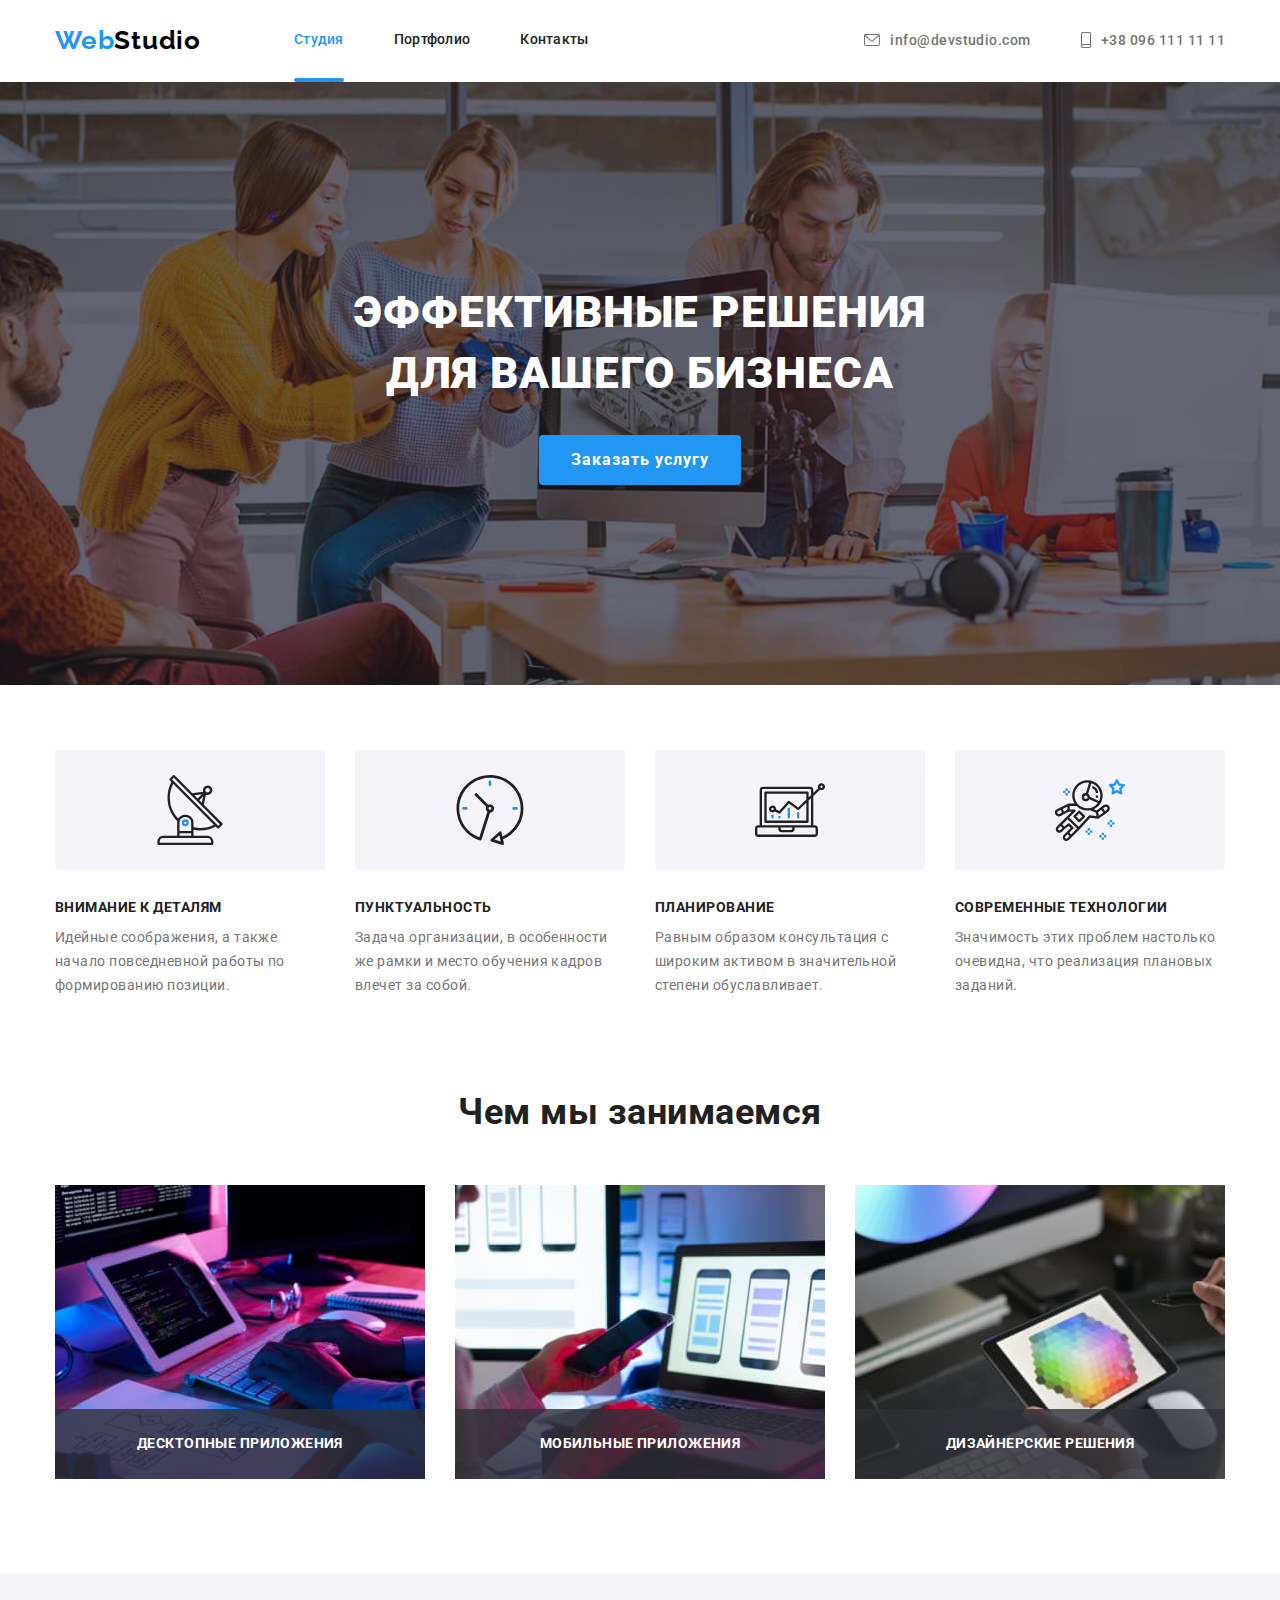
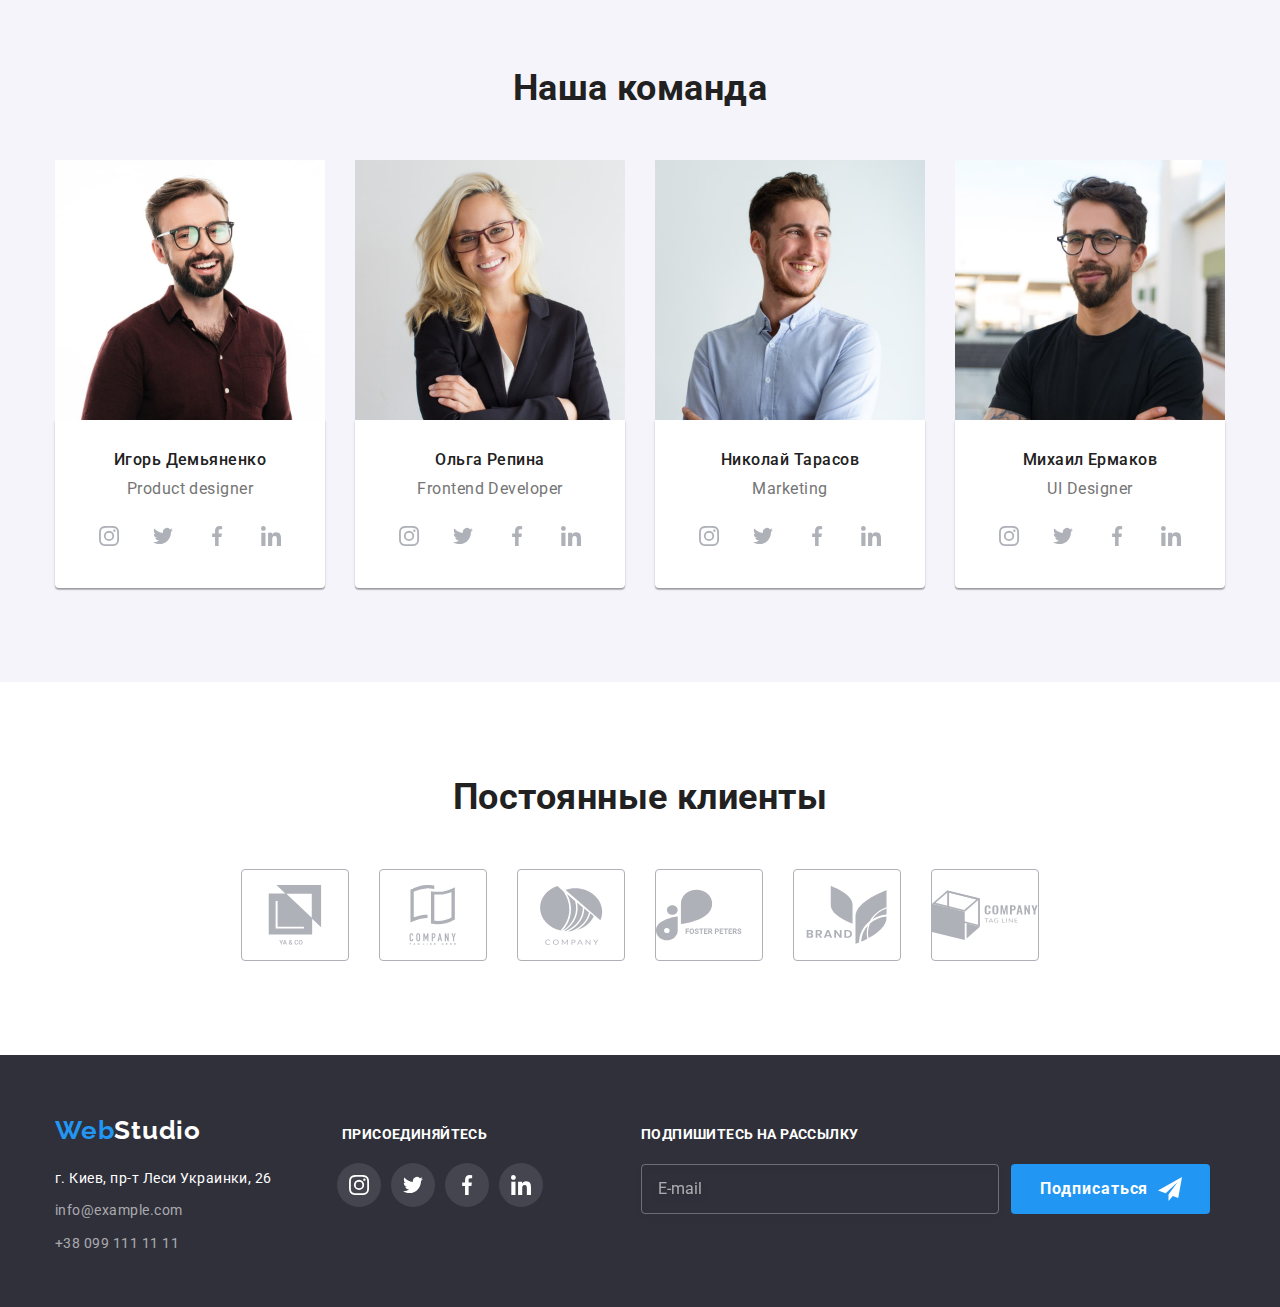
<file: index.html>
<!DOCTYPE html>
<html lang="ru">
<head>
    <meta charset="UTF-8">
    <meta http-equiv="X-UA-Compatible" content="IE=edge">
    <meta name="viewport" content="width=device-width, initial-scale=1.0">
    <title>WebStudio</title>
    <link href="https://fonts.googleapis.com/css2?family=Raleway:wght@700&family=Roboto:wght@400;500;700;900&display=swap" rel="stylesheet">
    <link rel="stylesheet" href="https://cdnjs.cloudflare.com/ajax/libs/modern-normalize/1.1.0/modern-normalize.min.css">
    <link rel="stylesheet" href="./css/main.min.css">
</head>

<body>
    <!-- Шапка -->
        <header class="header-padding">
            <div class="header-flex container">
                <nav class="navigation">
                    <a href="./index.html" class="navigation__logo">
                        <p><span class="navigation__logo-text">Web</span>Studio</p>
                    </a>
                    <ul class="nav-list">
                        <li class="nav-list__item list"><a href="" class="nav-list__link nav-list__link--current">Студия</a></li>
                        <li class="nav-list__item list"><a href="./portfolio.html" class="nav-list__link">Портфолио</a></li>
                        <li class="nav-list__item list"><a href="" class="nav-list__link">Контакты</a></li>
                    </ul>
                </nav>
                
                    <ul class="auth-list">
                            <li class="auth-list__contacts list"> 
                                <a href="mailto:info@devstudio.com" class="auth-list__link">
                                    <svg class="auth-list__icon-letter">
                                        <use href="./images/icons.svg#icon-envelope"></use>
                                    </svg>
                                    <span>info@devstudio.com</span>
                                </a>
                            </li>
                            <li class="auth-list__contacts list"> 
                                <a href="tel:+380961111111" class="auth-list__link">
                                    <svg class="auth-list__icon-tel">
                                        <use href="./images/icons.svg#icon-smartphone"></use>
                                    </svg>
                                    <span>+38 096 111 11 11</span>
                                </a>
                            </li>
                    </ul>
            </div>
        </header>
        <!-- Основной контент страницы Студия-->
        <main>
            <!-- Hero -->
                              
            <section class="hero">
                <h1 class="hero__name">Эффективные решения<br> для вашего бизнеса</h1>
                <button type="button" class="hero__modal-button button" data-modal-open>Заказать услугу</button>
            </section>
            
            <!-- Наши преимущества -->
            <section class=" section advantage-section">
            <div class="container">
                <h2 class="visually-hidden">Наши преимущества</h2>
                <ul class="advantage-section__list">
                    <li class="list advantage-section__item">
                        <div class="advantage-section__thumb">
                            <svg class="advantage-section__icons">
                                <use href="./images/icons.svg#icon-anten"></use>
                            </svg>
                        </div>
                        <h3 class="secondary-headers">Внимание к деталям</h3>
                        <p class="advantage-section__text">Идейные соображения, а также начало повседневной работы по формированию позиции.</p>
                    </li>
                    <li class="list advantage-section__item">
                        <div class="advantage-section__thumb">
                            <svg class="advantage-section__icons">
                                <use href="./images/icons.svg#icon-clock"></use>
                            </svg>
                        </div>
                        <h3 class="secondary-headers">Пунктуальность</h3>
                        <p class="advantage-section__text">Задача организации, в особенности же рамки и место обучения кадров влечет за собой.</p>
                    </li>
                    <li class="list advantage-section__item">
                        <div class="advantage-section__thumb">
                            <svg class="advantage-section__icons">
                                <use href="./images/icons.svg#icon-diagram"></use>
                            </svg>
                        </div>
                        <h3 class="secondary-headers">Планирование</h3>
                        <p class="advantage-section__text">Равным образом консультация с широким активом в значительной степени обуславливает.</p>
                    </li>
                    <li class="list advantage-section__item">
                        <div class="advantage-section__thumb">
                            <svg class="advantage-section__icons">
                                <use href="./images/icons.svg#icon-astronaut"></use>
                            </svg>
                        </div>
                        <h3 class="secondary-headers">Современные технологии</h3>
                        <p class="advantage-section__text">Значимость этих проблем настолько очевидна, что реализация плановых заданий.</p>
                    </li>
                </ul>
            </div>
            </section>
            <!-- Чем мы занимаемся -->
            <section class="section we-do">
                <div class="container">
                    <h2 class="main-headers">Чем мы занимаемся</h2>
                    <ul class="we-do__list">
                        <li class="list we-do__item">
                            <img src="./images/box1.jpg" alt="написание кода" width="370" height="294" class="we-do__img">
                            <p class="we-do__overlay-bg"><span class="we-do__text">Десктопные приложения</span></p>
                        </li>
                        <li class="list we-do__item">
                            <img src="./images/box2.jpg" alt="подбор дизайна" width="370" height="294" class="we-do__img">
                            <p class="we-do__overlay-bg"><span class="we-do__text">Мобильные приложения</span></p>
                        </li>
                        <li class="list we-do__item">
                            <img src="./images/box3.jpg" alt="согласование цветовой палитры" width="370" height="294" class="we-do__img">
                            <p class="we-do__overlay-bg"><span class="we-do__text">Дизайнерские решения</span></p>
                        </li>
                    </ul>
                </div>
            </section>
            <!-- Наша команда -->
            <section class="section">
                <div class="container">
                    <h2 class="main-headers">Наша команда</h2>
                    <ul class="team list">
                        <li class="team__name-card">
                            <img src="./images/img.jpg" alt="дизайнер продукта" width="270" height="260" class="team__img"> 
                            <div class="team__name-description">
                                <h3 class="team__name">Игорь Демьяненко</h3>
                                <p class="team__position">Product designer</p>
                                <ul class="team__social-icons list">
                                    <li class="team__social-icons-item">
                                        <a href="" class="team__social-link">
                                            <svg class="team__social-icon">
                                                <use href="./images/icons.svg#icon-instagram"></use>
                                            </svg>
                                        </a>
                                    </li>
                                    <li class="team__social-icons-item">
                                        <a href="" class="team__social-link">
                                            <svg class="team__social-icon">
                                                <use href="./images/icons.svg#icon-twitter"></use>
                                            </svg>
                                        </a>
                                    </li>
                                    <li class="team__social-icons-item">
                                        <a href="" class="team__social-link">
                                            <svg class="team__social-icon">
                                                <use href="./images/icons.svg#icon-facebook"></use>
                                            </svg>
                                        </a>
                                    </li>
                                    <li class="team__social-icons-item">
                                        <a href="" class="team__social-link">
                                            <svg class="team__social-icon">
                                                <use href="./images/icons.svg#icon-linkedin"></use>
                                            </svg>
                                        </a>
                                    </li>
                                </ul>
                           </div>
                        </li>
                        <li class="team__name-card">
                            <img src="./images/img3.jpg" alt="фронтенд разработчик" width="270" height="260" class="team__img">
                            <div class="team__name-description">
                                <h3 class="team__name">Ольга Репина</h3>
                                <p class="team__position">Frontend Developer</p>
                                <ul class="team__social-icons list">
                                    <li class="team__social-icons-item">
                                        <a href="" class="team__social-link">
                                            <svg class="team__social-icon">
                                                <use href="./images/icons.svg#icon-instagram"></use>
                                            </svg>
                                        </a>
                                    </li>
                                    <li class="team__social-icons-item">
                                        <a href="" class="team__social-link">
                                            <svg class="team__social-icon">
                                                <use href="./images/icons.svg#icon-twitter"></use>
                                            </svg>
                                        </a>
                                    </li>
                                    <li class="team__social-icons-item">
                                        <a href="" class="team__social-link">
                                            <svg class="team__social-icon">
                                                <use href="./images/icons.svg#icon-facebook"></use>
                                            </svg>
                                        </a>
                                    </li>
                                    <li class="team__social-icons-item">
                                        <a href="" class="team__social-link">
                                            <svg class="team__social-icon">
                                                <use href="./images/icons.svg#icon-linkedin"></use>
                                            </svg>
                                        </a>
                                    </li>
                                </ul>
                            </div>
                        </li>
                        <li class="team__name-card">
                            <img src="./images/img1.jpg" alt="маркетолог" width="270" height="260" class="team__img">
                            <div class="team__name-description">
                                <h3 class="team__name">Николай Тарасов</h3>
                                <p class="team__position">Marketing</p>
                                <ul class="team__social-icons list">
                                    <li class="team__social-icons-item">
                                        <a href="" class="team__social-link">
                                            <svg class="team__social-icon">
                                                <use href="./images/icons.svg#icon-instagram"></use>
                                            </svg>
                                        </a>
                                    </li>
                                    <li class="team__social-icons-item">
                                        <a href="" class="team__social-link">
                                            <svg class="team__social-icon">
                                                <use href="./images/icons.svg#icon-twitter"></use>
                                            </svg>
                                        </a>
                                    </li>
                                    <li class="team__social-icons-item">
                                        <a href="" class="team__social-link">
                                            <svg class="team__social-icon">
                                                <use href="./images/icons.svg#icon-facebook"></use>
                                            </svg>
                                        </a>
                                    </li>
                                    <li class="team__social-icons-item">
                                        <a href="" class="team__social-link">
                                            <svg class="team__social-icon">
                                                <use href="./images/icons.svg#icon-linkedin"></use>
                                            </svg>
                                        </a>
                                    </li>
                                </ul>
                            </div>
                        </li>
                        <li class="team__name-card">
                            <img src="./images/img2.jpg" alt="дизайнер интерфейса" width="270" height="260" class="team__img">
                            <div class="team__name-description">
                                <h3 class="team__name">Михаил Ермаков</h3>
                                <p class="team__position">UI Designer</p>
                                <ul class="team__social-icons list">
                                    <li class="team__social-icons-item">
                                        <a href="" class="team__social-link">
                                            <svg class="team__social-icon">
                                                <use href="./images/icons.svg#icon-instagram"></use>
                                            </svg>
                                        </a>
                                    </li>
                                    <li class="team__social-icons-item">
                                        <a href="" class="team__social-link">
                                            <svg class="team__social-icon">
                                                <use href="./images/icons.svg#icon-twitter"></use>
                                            </svg>
                                        </a>
                                    </li>
                                    <li class="team__social-icons-item">
                                        <a href="" class="team__social-link">
                                            <svg class="team__social-icon">
                                                <use href="./images/icons.svg#icon-facebook"></use>
                                            </svg>
                                        </a>
                                    </li>
                                    <li class="team__social-icons-item">
                                        <a href="" class="team__social-link">
                                            <svg class="team__social-icon">
                                                <use href="./images/icons.svg#icon-linkedin"></use>
                                            </svg>
                                        </a>
                                    </li>
                               </ul>
                            </div>
                        </li>
                    </ul>
                </div>
            </section>
            <section class="section">
                <div class="container">
                    <h2 class="main-headers">Постоянные клиенты</h2>
                    <ul class="regular-customers list">
                        <li class="regular-customers__item">
                            <a href="" class="regular-customers__box">
                                <svg class="regular-customers__icons">
                                    <use href="./images/icons.svg#icon-group"></use>
                                </svg>
                            </a>
                        </li>
                        <li class="regular-customers__item">
                            <a href="" class="regular-customers__box">
                                <svg class="regular-customers__icons">
                                    <use href="./images/icons.svg#icon-group1"></use>
                                </svg>
                            </a>
                        </li>
                        <li class="regular-customers__item">
                            <a href="" class="regular-customers__box">
                                <svg class="regular-customers__icons">
                                    <use href="./images/icons.svg#icon-group2"></use>
                                </svg>
                            </a>
                        </li>
                        <li class="regular-customers__item">
                            <a href="" class="regular-customers__box">
                                <svg class="regular-customers__icons">
                                    <use href="./images/icons.svg#icon-group3"></use>
                                </svg>
                            </a>
                        </li>
                        <li class="regular-customers__item">
                            <a href="" class="regular-customers__box">
                                <svg class="regular-customers__icons">
                                    <use href="./images/icons.svg#icon-group4"></use>
                                </svg>
                            </a>
                        </li>
                        <li class="regular-customers__item">
                            <a href="" class="regular-customers__box">
                                <svg class="regular-customers__icons">
                                    <use href="./images/icons.svg#icon-group5"></use>
                                </svg>
                            </a>
                        </li>
                    
                    </ul>
                </div>

            </section>
        </main>
        <!-- Подвал -->
        <footer class="footer">
            <div class="container footer__flex-contacts">
                <div>
                    <a href="./index.html" class="navigation__logo link">
                        <p class="footer__logo"><span class="navigation__logo-text">Web</span><span class="footer__logo-text--change">Studio</span></p>
                    </a>
                    <address class="footer__direction">
                        <a href="https://goo.gl/maps/UZM62VKS9garVXZ96" class="footer__address">г. Киев, пр-т Леси Украинки, 26</a>
                        <p><a href="mailto:info@example.com" class="footer__contacts">info@example.com</a></p>
                        <p><a href="tel:+380991111111" class="footer__contacts">+38 099 111 11 11</a></p>
                    </address>
                </div>
                <div class="footer__join">
                    <p class="footer__join-text">Присоединяйтесь</p>
                    <ul class="footer__icons-list list">
                        <li class="footer__social-icons-item">
                             <a href="" class="footer__social-link">
                                <svg class="footer__icon">
                                    <use href="./images/icons.svg#icon-instagram"></use>
                                 </svg>
                             </a>
                        </li>
                        <li class="footer__social-icons-item">
                             <a href="" class="footer__social-link">
                                 <svg class="footer__icon">
                                     <use href="./images/icons.svg#icon-twitter"></use>
                                 </svg>
                             </a>
                        </li>
                        <li  class="footer__social-icons-item">
                             <a href="" class="footer__social-link">
                                 <svg class="footer__icon">
                                     <use href="./images/icons.svg#icon-facebook"></use>
                                 </svg>
                            </a>
                        </li>
                        <li class="footer__social-icons-item">
                            <a href="" class="footer__social-link">
                                 <svg class="footer__icon">
                                     <use href="./images/icons.svg#icon-linkedin"></use>
                                 </svg>
                            </a>
                        </li>
                    </ul>
               </div>
               <form class="sign-up">
                   <label for="user-email" class="sign-up__text">Подпишитесь на рассылку</label>
                   <div class="sign-up__telegram">
                        <input type="email" name="user-email" id="user-email" placeholder="E-mail" class="sign-up__input" required>
                        <button type="submit" class="sign-up__button button">
                            <span>Подписаться</span>
                            <svg class="sign-up__icon">
                                <use href="./images/icons.svg#icon-icon-send"></use>
                            </svg>
                        </button>
                   </div>
                    
                </form>

            </div>
        </footer>
    

    <!-- Модальное окно -->
    <div class="backdrop is-hidden" data-modal>
        <div class="modal-window">
            <button type="button" class="modal-window__close-butt" data-modal-close>
                <svg class="modal-window__close-icon">
                    <use href="./images/icons.svg#icon-close" class="modal-window__cross-icon"></use>
                </svg>
            </button>
            <form class="modal-form">
                <p class="modal-form__text">Оставьте свои данные, мы вам перезвоним</p>
                    <ul>
                        <li class="list modal-form__list-item">
                            <label for="user-name" class="modal-form__label-text">Имя</label>
                            <div class="modal-form__relative-input">
                                <input type="text" name="user-name" id="user-name" class="modal-form__input" required minlength="2">
                                <svg class="modal-form__icons">
                                    <use href="./images/icons.svg#icon-person-black"></use>
                                </svg>
                            </div>
                            
                        </li>
                        <li class="list modal-form__list-item">
                            <label for="user-tel" class="modal-form__label-text">Телефон</label>
                            <div class="modal-form__relative-input">
                                <input type="tel" name="user-tel" id="user-tel" class="modal-form__input" required pattern="[0-9]{3}-[0-9]{3}-[0-9]{2}-[0-9]{2}" title="Введите номер в формате 093-333-33-33" minlength="10">
                                <svg class="modal-form__icons">
                                    <use href="./images/icons.svg#icon-phone-black"></use>
                                </svg>
                            </div>
                            
                        </li>
                        <li class="list modal-form__list-item">
                            <label for="user-mail" class="modal-form__label-text">Почта</label>
                            <div class="modal-form__relative-input">
                                <input type="email" name="user-mail" id="user-mail" class="modal-form__input" required>
                                <svg class="modal-form__icons">
                                    <use href="./images/icons.svg#icon-email-black"></use>
                                </svg>
                            </div>
                            
                        </li>
                        <li class="list modal-form__list-item">
                            <label for="user-comment" class="modal-form__label-text">Комментарий</label>
                            <textarea name="user-comment" id="user-comment" placeholder="Введите текст" class="modal-form__input modal-form__comment-area"></textarea>
                        </li>
                                       
                    </ul>
                    <div class="policy-checkbox">
                        <input type="checkbox" name="policy" id="policy" required class="policy-checkbox__input visually-hidden">
                        <label for="policy" class="policy-checkbox__text">Соглашаюсь с рассылкой и принимаю &nbsp <a href="" class="policy-checkbox__link">Условия
                            договора</a>
                        </label>
                    </div>
                    <button type="submit" class="modal-form__send-butt button">Отправить</button>
                                     
           </form>
        </div>
    </div>
    <script src="./js/modal.js"></script>
       
</body>

</html>
</file>
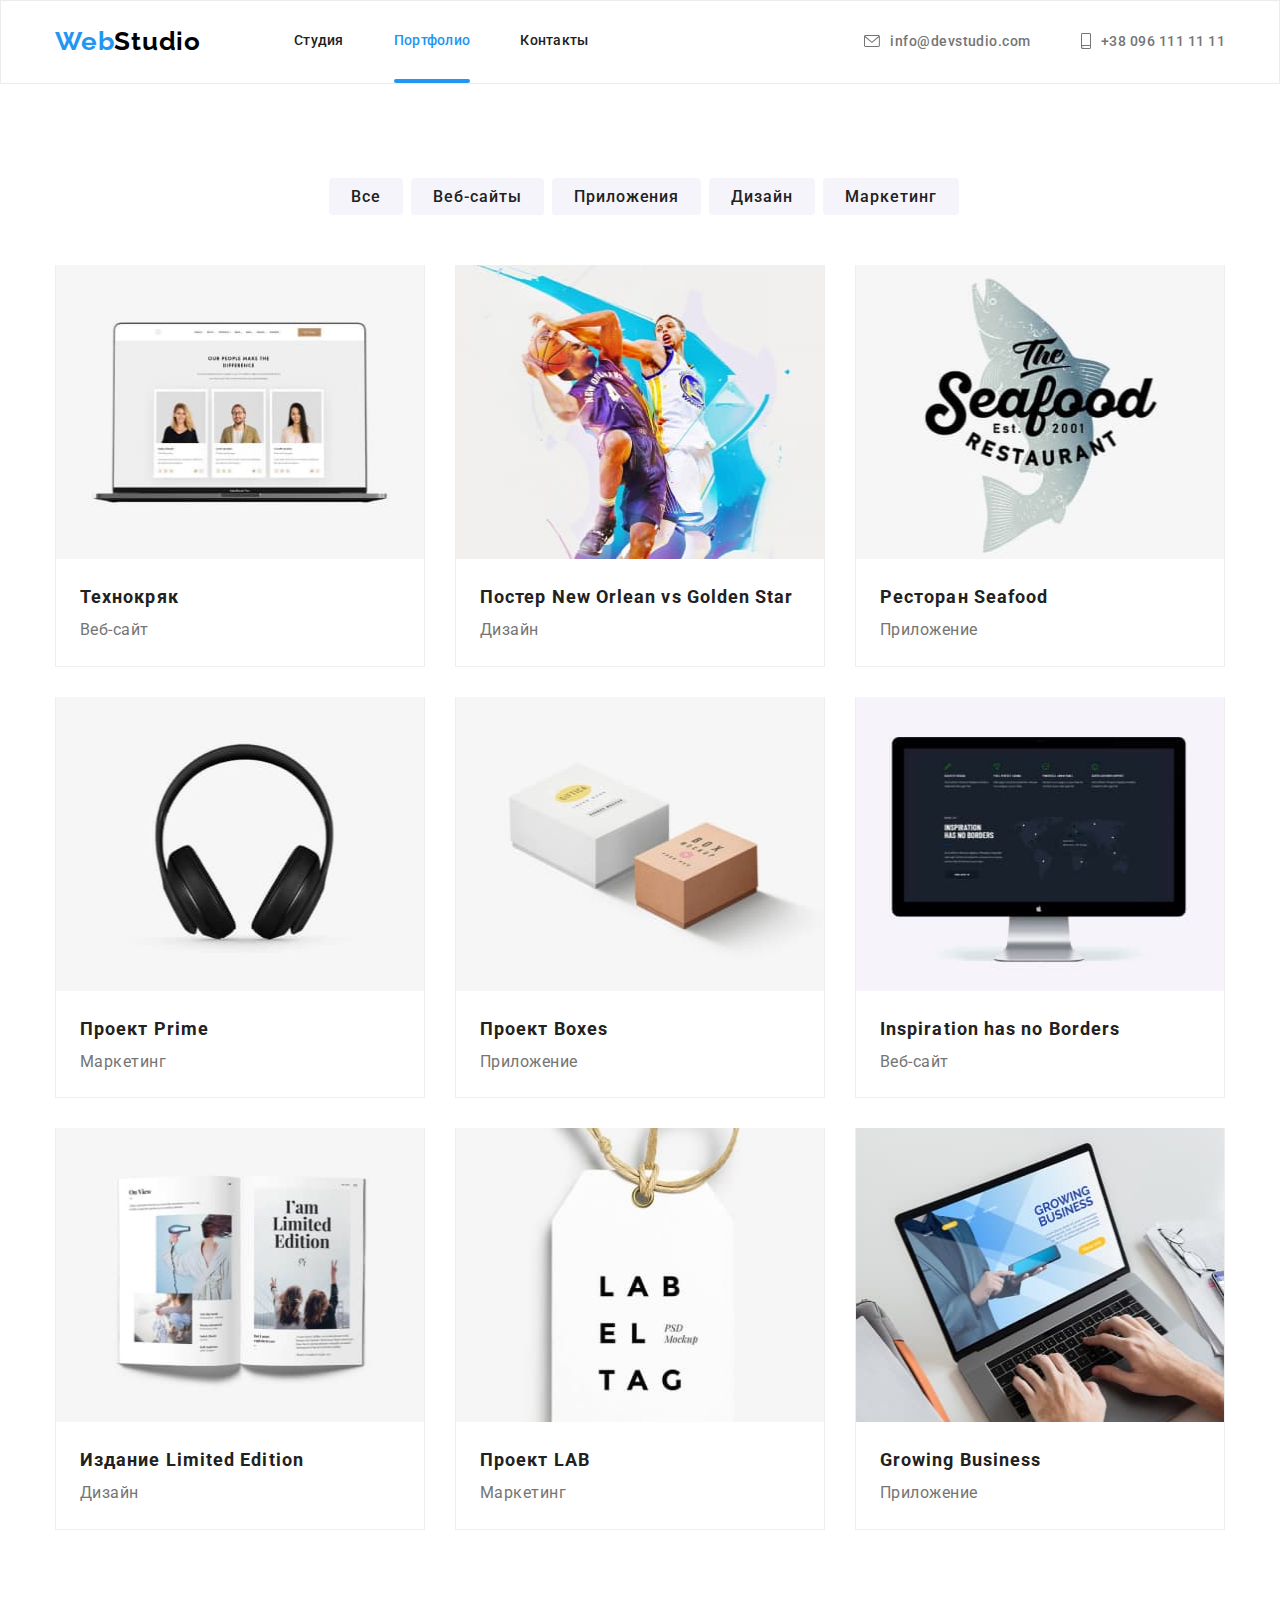
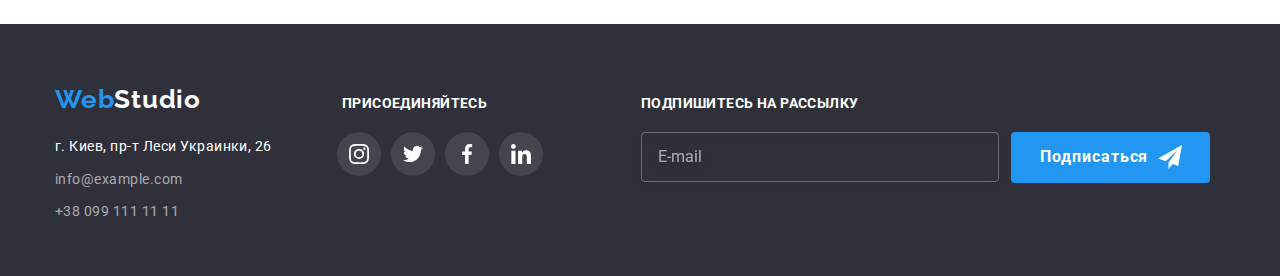
<file: portfolio.html>
<!DOCTYPE html>
<html lang="ru">

<head>
    <meta charset="UTF-8">
    <meta http-equiv="X-UA-Compatible" content="IE=edge">
    <meta name="viewport" content="width=device-width, initial-scale=1.0">
    <title>WebStudio</title>
    <link href="https://fonts.googleapis.com/css2?family=Raleway:wght@700&family=Roboto:wght@400;500;700;900&display=swap" rel="stylesheet">
    <link rel="stylesheet" href="https://cdnjs.cloudflare.com/ajax/libs/modern-normalize/1.1.0/modern-normalize.min.css">
    <link rel="stylesheet" href="./css/main.min.css">
</head>

<body>
    <!-- Шапка -->
        <header class="header-padding portfolio-header">
            <div class="header-flex container">
                <nav class="navigation">
                    <a href="./index.html" class="navigation__logo">
                        <p><span class="navigation__logo-text">Web</span>Studio</p>
                    </a>
                    <ul class="nav-list">
                        <li class="nav-list__item list"><a href="./index.html" class="nav-list__link">Студия</a>
                        </li>
                        <li class="nav-list__item list"><a href="./portfolio.html" class="nav-list__link nav-list__link--current">Портфолио</a></li>
                        <li class="nav-list__item list"><a href="" class="nav-list__link">Контакты</a></li>
                    </ul>
                </nav>
        
                <ul class="auth-list">
                    <li class="auth-list__contacts list">
                        <a href="mailto:info@devstudio.com" class="auth-list__link">
                            <svg class="auth-list__icon-letter">
                                <use href="./images/icons.svg#icon-envelope"></use>
                            </svg>
                            <span>info@devstudio.com</span>
                        </a>
                    </li>
                    <li class="auth-list__contacts list">
                        <a href="tel:+380961111111" class="auth-list__link">
                            <svg class="auth-list__icon-tel">
                                <use href="./images/icons.svg#icon-smartphone"></use>
                            </svg>
                            <span>+38 096 111 11 11</span>
                        </a>
                    </li>
                </ul>
            </div>
        </header>

        <!-- Основной контент страницы Портфолио -->
        <main>
            <!-- Портфолио по критериям -->
            <section class="section">
                <div class="container">
                    <h1 class="visually-hidden">Выберете критерий работ</h1>
                    <ul class="portfolio-menu">
                        <li class="list portfolio-menu__item"><button type="button" class="portfolio-menu__butt button">Все</button> </li>
                        <li class="list portfolio-menu__item"><button type="button" class="portfolio-menu__butt button">Веб-сайты</button> </li>
                        <li class="list portfolio-menu__item"><button type="button" class="portfolio-menu__butt button">Приложения</button> </li>
                        <li class="list portfolio-menu__item"><button type="button" class="portfolio-menu__butt button">Дизайн</button> </li>
                        <li class="list portfolio-menu__item"><button type="button" class="portfolio-menu__butt button">Маркетинг</button></li>
                    </ul>
                    
                            <h2 class="visually-hidden">Примеры работ</h2>
                    <ul class="portfolio-cards">
                        <li class="list portfolio-cards__item"> 
                            <a href="" class="portfolio-cards__link">
                                <div class="portfolio-cards__relative">
                                    <img src="./images/comp.jpg" alt="Люди на экране ноутбука" width="370" height="294" class="portfolio-cards__img">
                                    <p class="portfolio-cards__text">Технокряк это современная площадка распространения коронавируса. Компании используют эту
                                        платформу для цифрового
                                        шпионажа и атак на защищённые сервера конкурентов.</p>
                                </div>
                                <div class="portfolio-cards__description">
                                    <h3 class="portfolio-cards__name">Технокряк</h3>
                                    <p class="portfolio-cards__name-description">Веб-сайт</p>
                                </div>
                            </a>
                        </li>
                        <li class="list portfolio-cards__item">
                        <a href="" class="portfolio-cards__link">
                            <div class="portfolio-cards__relative">
                                <img src="./images/baseball.jpg" alt="Два баскетболиста с мячом" width="370" height="294" class="portfolio-cards__img">
                                <p class="portfolio-cards__text">Технокряк это современная площадка распространения коронавируса. Компании используют эту
                                    платформу для цифрового
                                    шпионажа и атак на защищённые сервера конкурентов.</p>
                            </div>
                                
                                <div class="portfolio-cards__description">
                                    <h3 class="portfolio-cards__name">Постер New Orlean vs Golden Star</h3>
                                    <p class="portfolio-cards__name-description">Дизайн</p>
                                </div>
                            </a>
                        </li>
                        <li class="list portfolio-cards__item">
                            <a href="" class="portfolio-cards__link">
                                <div class="portfolio-cards__relative">
                                    <img src="./images/emblem.jpg" alt="Эмблема ресторана" width="370" height="294" class="portfolio-cards__img">
                                    <p class="portfolio-cards__text">Технокряк это современная площадка распространения коронавируса. Компании используют эту
                                        платформу для цифрового
                                        шпионажа и атак на защищённые сервера конкурентов.</p>
                                </div>
                                
                                <div class="portfolio-cards__description">
                                    <h3 class="portfolio-cards__name">Ресторан Seafood</h3>
                                    <p class="portfolio-cards__name-description">Приложение</p>
                                </div>
                            </a>
                        </li>
                        <li class="list portfolio-cards__item">
                            <a href="" class="portfolio-cards__link">
                                <div class="portfolio-cards__relative">
                                    <img src="./images/ears.jpg" alt="Наушники" width="370" height="294" class="portfolio-cards__img">
                                    <p class="portfolio-cards__text">Технокряк это современная площадка распространения коронавируса. Компании используют эту
                                        платформу для цифрового
                                        шпионажа и атак на защищённые сервера конкурентов.</p>
                                </div>
                                
                                <div class="portfolio-cards__description">
                                    <h3 class="portfolio-cards__name">Проект Prime</h3>
                                    <p class="portfolio-cards__name-description">Маркетинг</p>
                                </div>
                            </a>
                        </li>
                        <li class="list portfolio-cards__item">
                            <a href="" class="portfolio-cards__link">
                                <div class="portfolio-cards__relative">
                                    <img src="./images/box.jpg" alt="Две коробки" width="370" height="294" class="portfolio-cards__img">
                                    <p class="portfolio-cards__text">Технокряк это современная площадка распространения коронавируса. Компании используют эту
                                        платформу для цифрового
                                        шпионажа и атак на защищённые сервера конкурентов.</p>
                                </div>
                                
                                <div class="portfolio-cards__description">
                                    <h3 class="portfolio-cards__name">Проект Boxes</h3>
                                    <p class="portfolio-cards__name-description">Приложение</p>
                                </div>
                            </a>
                        </li>
                        <li class="list portfolio-cards__item">
                            <a href="" class="portfolio-cards__link">
                                <div class="portfolio-cards__relative">
                                    <img src="./images/smth.jpg" alt="Монитор с изображением" width="370" height="294" class="portfolio-cards__img">
                                    <p class="portfolio-cards__text">Технокряк это современная площадка распространения коронавируса. Компании используют эту
                                        платформу для цифрового
                                        шпионажа и атак на защищённые сервера конкурентов.</p>
                                </div>
                                
                                <div class="portfolio-cards__description">
                                    <h3 class="portfolio-cards__name">Inspiration has no Borders</h3>
                                    <p class="portfolio-cards__name-description">Веб-сайт</p>
                                </div>
                            </a>
                        </li>
                        <li class="list portfolio-cards__item">
                            <a href="" class="portfolio-cards__link">
                                <div class="portfolio-cards__relative">
                                    <img src="./images/book.jpg" alt="Книга" width="370" height="294" class="portfolio-cards__img">
                                    <p class="portfolio-cards__text">Технокряк это современная площадка распространения коронавируса. Компании используют эту
                                        платформу для цифрового
                                        шпионажа и атак на защищённые сервера конкурентов.</p>
                                </div>
                                
                                <div class="portfolio-cards__description">
                                    <h3 class="portfolio-cards__name">Издание Limited Edition</h3>
                                    <p class="portfolio-cards__name-description">Дизайн</p>
                                </div>
                            </a>
                        </li>
                        <li class="list portfolio-cards__item">
                            <a href="" class="portfolio-cards__link">
                                <div class="portfolio-cards__relative">
                                    <img src="./images/label.jpg" alt="Бирка" width="370" height="294" class="portfolio-cards__img">
                                    <p class="portfolio-cards__text">Технокряк это современная площадка распространения коронавируса. Компании используют эту
                                        платформу для цифрового
                                        шпионажа и атак на защищённые сервера конкурентов.</p>
                                </div>
                                
                                <div class="portfolio-cards__description">
                                    <h3 class="portfolio-cards__name">Проект LAB</h3>
                                    <p class="portfolio-cards__name-description">Маркетинг</p>
                                </div>
                            </a>
                        </li>
                        <li class="list portfolio-cards__item">
                            <a href="" class="portfolio-cards__link">
                                <div class="portfolio-cards__relative">
                                    <img src="./images/netbook.jpg" alt="Человек работает за нетбуком" width="370" height="294" class="portfolio-cards__img">
                                    <p class="portfolio-cards__text">Технокряк это современная площадка распространения коронавируса. Компании используют эту
                                        платформу для цифрового
                                        шпионажа и атак на защищённые сервера конкурентов.</p>
                                </div>
                                
                                <div class="portfolio-cards__description">
                                    <h3 class="portfolio-cards__name">Growing Business</h3>
                                    <p class="portfolio-cards__name-description">Приложение</p>
                                </div>
                            </a>
                        </li>
                    </ul>
                </div>
            </section>
        </main>
        <!-- Подвал -->
        <footer class="footer">
            <div class="container footer__flex-contacts">
                <div>
                    <a href="./index.html" class="navigation__logo link">
                        <p class="footer__logo"><span class="navigation__logo-text">Web</span><span
                                class="footer__logo-text--change">Studio</span></p>
                    </a>
                    <address class="footer__direction">
                        <a href="https://goo.gl/maps/UZM62VKS9garVXZ96" class="footer__address">г. Киев, пр-т Леси Украинки,
                            26</a>
                        <p><a href="mailto:info@example.com" class="footer__contacts">info@example.com</a></p>
                        <p><a href="tel:+380991111111" class="footer__contacts">+38 099 111 11 11</a></p>
                    </address>
                </div>
                <div class="footer__join">
                    <p class="footer__join-text">Присоединяйтесь</p>
                    <ul class="footer__icons-list list">
                        <li class="footer__social-icons-item">
                            <a href="" class="footer__social-link">
                                <svg class="footer__icon">
                                    <use href="./images/icons.svg#icon-instagram"></use>
                                </svg>
                            </a>
                        </li>
                        <li class="footer__social-icons-item">
                            <a href="" class="footer__social-link">
                                <svg class="footer__icon">
                                    <use href="./images/icons.svg#icon-twitter"></use>
                                </svg>
                            </a>
                        </li>
                        <li class="footer__social-icons-item">
                            <a href="" class="footer__social-link">
                                <svg class="footer__icon">
                                    <use href="./images/icons.svg#icon-facebook"></use>
                                </svg>
                            </a>
                        </li>
                        <li class="footer__social-icons-item">
                            <a href="" class="footer__social-link">
                                <svg class="footer__icon">
                                    <use href="./images/icons.svg#icon-linkedin"></use>
                                </svg>
                            </a>
                        </li>
                    </ul>
                </div>
                <form class="sign-up">
                    <label for="user-email" class="sign-up__text">Подпишитесь на рассылку</label>
                    <div class="sign-up__telegram">
                        <input type="email" name="user-email" id="user-email" placeholder="E-mail" class="sign-up__input"
                            required>
                        <button type="submit" class="sign-up__button button">
                            <span>Подписаться</span>
                            <svg class="sign-up__icon">
                                <use href="./images/icons.svg#icon-icon-send"></use>
                            </svg>
                        </button>
                    </div>
        
                </form>
        
            </div>
        </footer>
</body>
</html>
</file>
<file: css/main.min.css>
.visually-hidden{position:absolute !important;clip:rect(1px 1px 1px 1px);clip:rect(1px, 1px, 1px, 1px);padding:0 !important;border:0 !important;height:1px !important;width:1px !important;overflow:hidden}.nav-list__link,.auth-list,.auth-list__link{padding:8px 0;transition:color 250ms cubic-bezier(0.4, 0, 0.2, 1)}.nav-list__link:hover,.auth-list:hover,.auth-list__link:hover,.nav-list__link:focus,.auth-list:focus,.auth-list__link:focus{color:#2196f3}.advantage-section__list,.we-do__list,.team{display:flex;align-content:center;justify-content:space-between}.we-do__text,.footer__join-text,.sign-up__text{color:#fff;font-weight:bold;font-size:14px;line-height:1.14;letter-spacing:0.03em;text-transform:uppercase;align-self:flex-start}.team__social-icons{display:flex;justify-content:center;align-content:center;margin-top:16px;padding-left:32px;padding-right:32px}h1,h2,h3,h4,h5,h6,p,ul{margin:0;padding:0}.list{list-style-type:none}body{margin:0;background-color:#fff;color:#212121;font-family:"Roboto",sans-serif;letter-spacing:0.03em}.container{width:1200px;margin-left:auto;margin-right:auto;padding-left:15px;padding-right:15px}.section{padding-top:94px;padding-bottom:94px}.section:nth-child(2n+4){background-color:#f5f4fa}.navigation__logo{font-family:"Raleway",sans-serif;font-weight:bold;font-size:26px;line-height:1.2;letter-spacing:0.03em;color:#000000;text-decoration:none}.navigation__logo-text{color:#2196f3}.button{border:none;border-radius:4px;font-weight:bold;font-size:16px;line-height:1.88;color:#fff;background-color:#2196f3;letter-spacing:0.06em;cursor:pointer}.main-headers{margin-bottom:50px;font-weight:bold;font-size:36px;line-height:1.2;text-align:center}.secondary-headers{margin-bottom:10px;font-weight:bold;font-size:14px;line-height:1.14;text-transform:uppercase}.header-padding{padding-top:24px;padding-bottom:25px}.header-flex{display:flex;align-items:center;justify-content:center}.navigation{display:flex;align-items:center;justify-content:center;font-weight:500;font-size:14px;line-height:1.14;letter-spacing:0.02em;color:var(--main-text-color);list-style-type:none}.navigation__logo-text{color:#2196f3}.nav-list{display:flex;align-items:center;justify-content:center;margin-left:93px}.nav-list__item+.nav-list__item{margin-left:50px}.nav-list__link{display:block;color:#212121;text-decoration:none}.nav-list__link--current{position:relative;color:#2196f3}.nav-list__link--current::after{position:absolute;content:"";display:block;bottom:-26px;border-radius:2px;width:100%;height:4px;background-color:#2196f3}.auth-list{display:flex;align-items:center;justify-content:center;margin-left:auto;padding-top:0;padding-bottom:0}.auth-list__contacts+.auth-list__contacts{margin-left:50px}.auth-list__link{font-weight:500;font-size:14px;line-height:1.2;color:#757575;text-decoration:none;display:flex;align-items:center;justify-content:center;text-decoration:none;color:#757575}.auth-list__icon-letter{width:16px;height:12px;margin-right:10px;fill:currentColor}.auth-list__icon-tel{width:10px;height:16px;margin-right:10px;fill:currentColor}.hero{max-width:1600px;letter-spacing:0.06em;text-align:center;padding-top:200px;padding-bottom:200px;background-color:#c4c4c4;background-image:linear-gradient(rgba(47,48,58,0.4), rgba(47,48,58,0.4)),url("../images/heroimg.jpg");background-position:center;background-size:cover;margin:0 auto}.hero__modal-button{padding:10px 32px}.hero__name{margin-bottom:30px;font-weight:900;font-size:44px;line-height:1.4;color:#fff;text-transform:uppercase}.advantage-section{padding-top:65px}.advantage-section__thumb{display:flex;width:270px;height:120px;background-color:#f5f4fa;margin-bottom:30px}.advantage-section__item{display:flex;flex-direction:column;width:270px}.advantage-section__icons{width:70px;height:70px;align-self:center;margin:0 auto}.advantage-section__text{justify-content:space-between;font-size:14px;line-height:1.7;color:#757575}.we-do{padding-top:0}.we-do__item{position:relative}.we-do__img{display:block;width:100%}.we-do__overlay-bg{position:absolute;display:flex;align-items:center;justify-content:center;background-color:rgba(47,48,58,0.8);width:100%;height:70px;bottom:0;left:0}.we-do__text{align-self:center}.team__img{display:block;width:100%}.team__name-card{line-height:1.2}.team__name-card+.team__name-card{margin-left:30px}.team__name-description{display:flex;align-items:center;justify-content:center;flex-direction:column;padding-top:30px;padding-bottom:30px;background-color:#fff;box-shadow:0px 1px 3px rgba(0,0,0,0.12),0px 1px 1px rgba(0,0,0,0.14),0px 2px 1px rgba(0,0,0,0.2);border-radius:0px 0px 4px 4px}.team__name{font-weight:500;font-size:16px;text-align:center}.team__position{margin-top:10px;font-size:16px;color:#757575;text-align:center}.team__social-icons-item{display:flex;align-items:center;justify-content:center;width:44px}.team__social-icons-item+.team__social-icons-item{margin-left:10px}.team__social-link{display:flex;width:44px;height:44px;border-radius:50%;fill:#afb1b8;transition:background-color 250ms cubic-bezier(0.4, 0, 0.2, 1),fill 250ms cubic-bezier(0.4, 0, 0.2, 1)}.team__social-link:hover,.team__social-link:focus{background-color:#2196f3;fill:#fff;height:44px;width:44px;border-radius:50%}.team__social-icon{width:20px;height:20px;align-self:center;margin:0 auto}.regular-customers{display:flex;align-items:center;justify-content:center;margin-left:-30px;margin:0 auto}.regular-customers__item{display:flex;max-width:170px;height:92px;margin-left:30px;flex-basis:calc((100%-180px) / 6)}.regular-customers__item:nth-child(1){margin-left:0}.regular-customers__box{display:flex;width:100%;height:100%;fill:#afb1b8;border:1px solid #afb1b8;border-radius:4px;align-items:center;transition:border 250ms cubic-bezier(0.4, 0, 0.2, 1),fill 250ms cubic-bezier(0.4, 0, 0.2, 1)}.regular-customers__box:hover,.regular-customers__box:focus{border:1px solid #2196f3;fill:#2196f3}.regular-customers__icons{width:106px;height:60px;margin:0 auto}.footer{padding-bottom:60px;padding-top:60px;background-color:#2f303a;background-position:center;max-height:252px}.footer__flex-contacts{display:flex;justify-content:flex-start;align-items:baseline}.footer__logo{margin-bottom:20px}.footer__logo-text--change{color:#fff}.footer__direction{font-size:14px;line-height:1.7;font-style:normal}.footer__address{display:block;color:#fff;text-decoration:none;margin-bottom:9px}.footer__contacts{display:block;color:rgba(255,255,255,0.6);text-decoration:none;margin-bottom:9px}.footer__join{display:flex;flex-direction:column;align-items:center;margin-left:70px;width:206px;height:80px}.footer__icons-list{display:flex;margin-top:20px;margin-left:-10px}.footer__social-icons-item{display:flex;align-items:center;justify-content:center;width:44px;height:44px;margin-left:10px;flex-basis:calc((100%-40px) / 4)}.footer__social-icons-item:nth-child(1){margin-left:0}.footer__social-link{display:flex;align-items:center;justify-content:center;width:100%;height:100%;border-radius:50%;background-color:rgba(255,255,255,0.1);fill:#fff;transition:background-color 250ms cubic-bezier(0.4, 0, 0.2, 1),fill 250ms cubic-bezier(0.4, 0, 0.2, 1)}.footer__social-link:hover,.footer__social-link:focus{background-color:#2196f3;fill:#fff}.footer__icon{width:20px;height:20px;align-self:center;margin:0 auto}.sign-up{margin-left:93px}.sign-up__telegram{display:flex;align-items:baseline;justify-content:center}.sign-up__input{width:358px;height:50px;margin-top:20px;margin-right:12px;padding:15px 16px;border:1px solid rgba(255,255,255,0.3);border-radius:4px;filter:drop-shadow(0px 4px 4px rgba(0,0,0,0.15));background-color:transparent;color:#fff}.sign-up__input::placeholder{color:rgba(255,255,255,0.6)}.sign-up__button{display:flex;align-items:center;justify-content:center;padding-top:10px;padding-bottom:10px;padding-left:29px;padding-right:28px}.sign-up__icon{width:24px;height:24px;margin-left:10px}.backdrop{position:fixed;top:0;left:0;background-color:rgba(0,0,0,0.2);width:100%;height:100%;transition:opacity 250ms cubic-bezier(0.4, 0, 0.2, 1),visibility 250ms cubic-bezier(0.4, 0, 0.2, 1)}.modal-window{position:absolute;top:50%;left:50%;transform:translate(-50%, -50%);background-color:#fff;width:528px;height:581px;border-radius:4px;box-shadow:0px 1px 3px rgba(0,0,0,0.12),0px 1px 1px rgba(0,0,0,0.14),0px 2px 1px rgba(0,0,0,0.2)}.modal-window__close-butt{position:absolute;top:8px;right:8px;padding:0;width:30px;height:30px;border:none;cursor:pointer;background-color:transparent;transition:color 250ms cubic-bezier(0.4, 0, 0.2, 1)}.modal-window__close-icon{width:100%;height:100%;border:1px solid rgba(0,0,0,0.1);border-radius:50%}.modal-window__close-butt:hover .modal-window__cross-icon,.modal-window__close-butt:focus .modal-window__cross-icon{fill:#2196f3}.is-hidden{visibility:hidden;opacity:0;pointer-events:none}.modal-form{padding:40px;border:none;margin:0}.modal-form__text{font-weight:bold;font-size:20px;line-height:1.15;margin-bottom:12px}.modal-form__list-item textarea::placeholder{font-size:14px;line-height:1.14;letter-spacing:0.01em;color:rgba(117,117,117,0.5)}.modal-form__list-item:not(:last-child){margin-bottom:10px}.modal-form__label-text{display:block;margin-bottom:4px;font-size:12px;line-height:1.17;letter-spacing:0.01em;color:#757575}.modal-form__relative-input{position:relative}.modal-form__input{width:100%;height:40px;padding:0;padding-left:42px;outline:none;border:1px solid rgba(33,33,33,0.2);border-radius:4px;cursor:pointer;transition:border 250ms cubic-bezier(0.4, 0, 0.2, 1)}.modal-form__input:hover,.modal-form__input:focus{border:1px solid #2196f3;border-radius:4px}.modal-form__input:hover ~ .modal-form__icons,.modal-form__input:focus ~ .modal-form__icons{fill:#2196f3}.modal-form__icons{position:absolute;width:18px;height:18px;top:50%;left:12px;transform:translateY(-50%);transition:fill 250ms cubic-bezier(0.4, 0, 0.2, 1)}.modal-form__comment-area{resize:none;height:120px;padding:12px 16px;outline:none}.modal-form__comment-area:hover,.modal-form__comment-area:focus{border:1px solid #2196f3;border-radius:4px}.modal-form__send-butt{display:block;min-width:200px;height:50px;margin:30px auto;box-shadow:0px 4px 4px rgba(0,0,0,0.15)}.policy-checkbox__text{display:flex;align-items:center;justify-content:center;font-size:14px;line-height:1.7;color:#757575}.policy-checkbox__text::before{content:"";display:block;margin-right:8.38px;background-image:url(../images/vector.svg);width:16px;height:15px;transition:background-image 250ms cubic-bezier(0.4, 0, 0.2, 1)}.policy-checkbox{margin-top:20px}.policy-checkbox__input:checked+.policy-checkbox__text::before{background-image:url(../images/icon-check.svg)}.policy-checkbox__input:focus:not(:checked)+.policy-checkbox__text::before{outline:2px solid #000;outline-offset:5px;outline-style:groove}.policy-checkbox__link{color:#2196f3;text-decoration:none;position:relative}.policy-checkbox__link::after{content:"";display:block;position:absolute;width:100%;height:1px;bottom:4px;background-color:#2196f3}.portfolio-header{border:1px solid #ececec}.portfolio-menu{display:flex;align-items:center;justify-content:center;margin-bottom:50px;margin-right:-8px}.portfolio-menu__item+.portfolio-menu__item{margin-left:8px}.portfolio-menu__butt{padding:6px 22px;font-weight:500;font-size:16px;line-height:1.6;background-color:#f5f4fa;color:#212121;transition:background-color 250ms cubic-bezier(0.4, 0, 0.2, 1),color 250ms cubic-bezier(0.4, 0, 0.2, 1),box-shadow 250ms cubic-bezier(0.4, 0, 0.2, 1)}.portfolio-menu__butt:hover,.portfolio-menu__butt:focus{background-color:#2196f3;color:#fff;box-shadow:0px 3px 1px rgba(0,0,0,0.1),0px 1px 2px rgba(0,0,0,0.08),0px 2px 2px rgba(0,0,0,0.12)}.portfolio-cards{display:flex;align-items:center;justify-content:space-between;flex-wrap:wrap;flex-basis:calc((100% - 90px) / 9);margin-right:-30px;margin-bottom:-30px}.portfolio-cards__item{width:370px;border-bottom:1px solid #eeeeee;border-left:1px solid #eeeeee;border-right:1px solid #eeeeee;margin-right:30px;margin-bottom:30px}.portfolio-cards__link{display:block;text-decoration:none;transition:box-shadow 250ms cubic-bezier(0.4, 0, 0.2, 1)}.portfolio-cards__link:hover,.portfolio-cards__link:focus{box-shadow:0px 1px 1px rgba(0,0,0,0.12),0px 4px 4px rgba(0,0,0,0.06),1px 4px 6px rgba(0,0,0,0.16)}.portfolio-cards__link:hover .portfolio-cards__text,.portfolio-cards__link:focus .portfolio-cards__text{opacity:1;height:100%}.portfolio-cards__link .portfolio-cards__relative{position:relative}.portfolio-cards__link .portfolio-cards__img{display:block;width:100%}.portfolio-cards__link .portfolio-cards__text{position:absolute;width:100%;height:0%;bottom:0;left:0;padding:63px 24px;font-size:18px;line-height:1.55;color:#fff;background-color:rgba(33,150,243,0.9);opacity:0;overflow:auto;transition:opacity 250ms cubic-bezier(0.4, 0, 0.2, 1),height 250ms cubic-bezier(0.4, 0, 0.2, 1)}.portfolio-cards__link .portfolio-cards__description{padding:20px 24px}.portfolio-cards__link .portfolio-cards:nth-child(3n){margin-right:0}.portfolio-cards__link .portfolio-cards:nth-last-child(-n+3){margin-bottom:0}.portfolio-cards__link .portfolio-cards__name{font-weight:bold;font-size:18px;line-height:2;letter-spacing:0.06em;color:#212121}.portfolio-cards__link .portfolio-cards__name-description{font-size:16px;line-height:1.9;color:#757575}
/*# sourceMappingURL=main.min.css.map */
</file>
